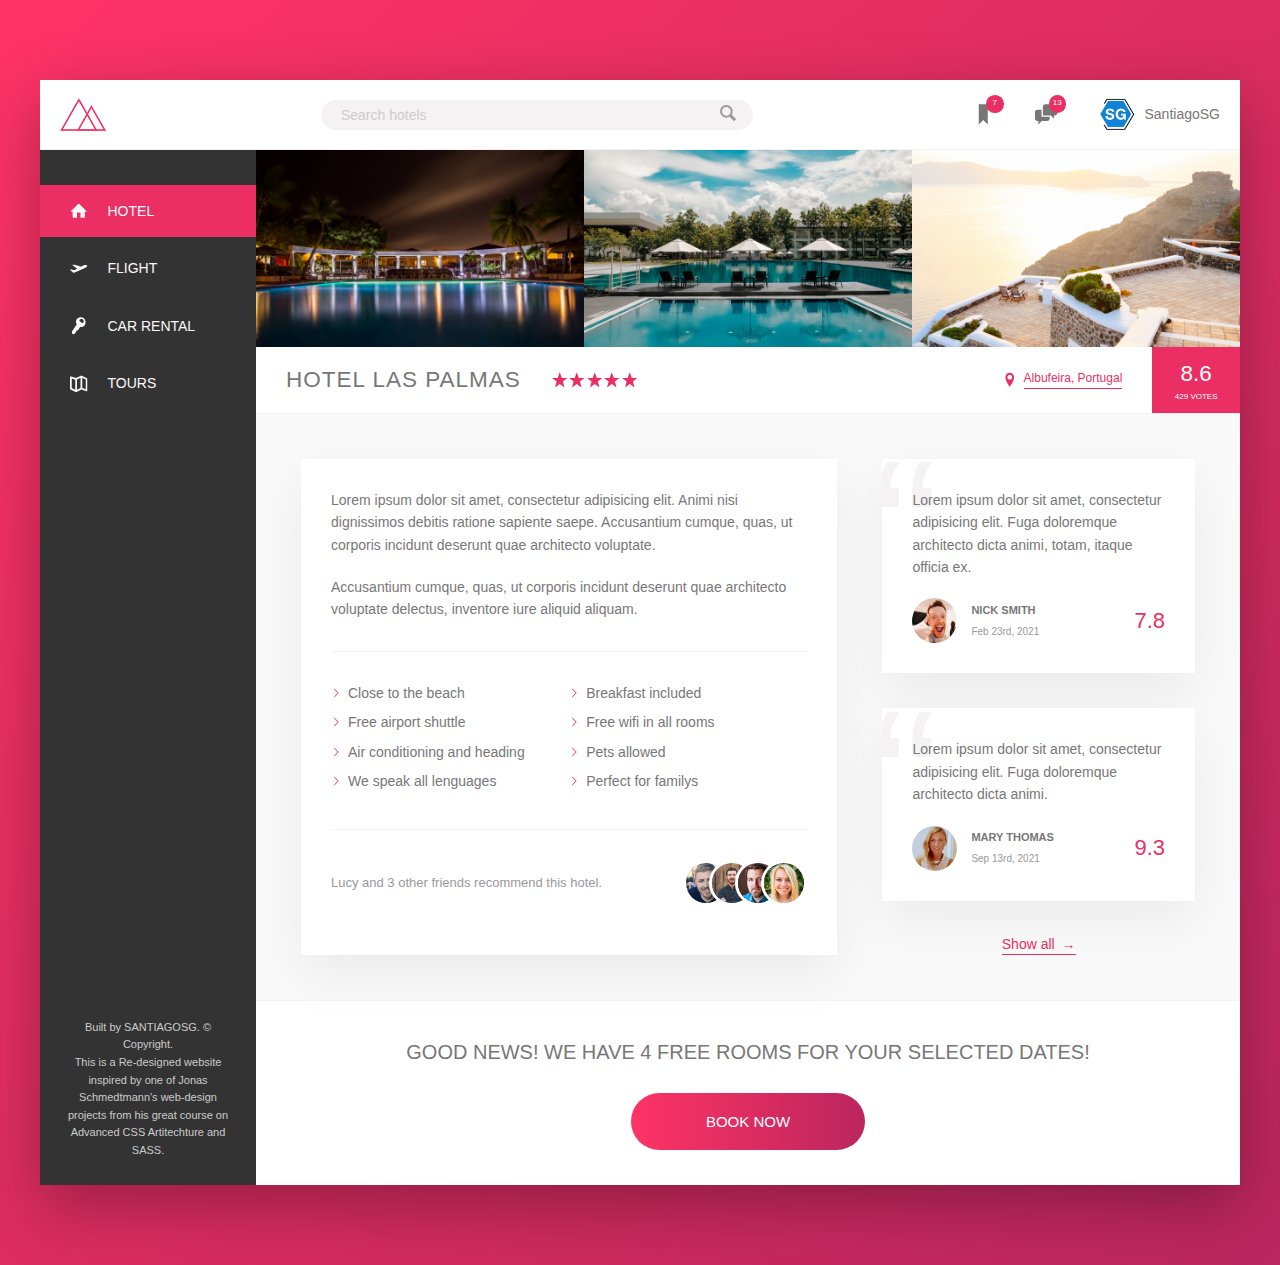
<file: booking-mockup/index.html>
<!DOCTYPE html>
<html lang="en">
  <head>
    <title>Booking &mdash; My Booking app</title>
    <meta charset="UTF-8" />
    <meta name="viewport" content="width=device-width, initial-scale=1.0" />
    <link
      href="https://fonts.googleapis.com/css?family=Open+Sans:300,400,600"
      rel="stylesheet"
    />
    <link rel="stylesheet" href="./assets/css/style.css" />
    <link
      rel="shortcut icon"
      type="image/png"
      href="./assets/img/favicon.png"
    />
  </head>

  <body>
    <div class="container">
      <header class="header">
        <img src="./assets/img/logo.png" alt="Booking logo" class="logo" />

        <form action="#" class="search">
          <input
            id="search__input"
            class="search__input"
            placeholder="Search hotels"
            type="text"
          />
          <button class="search__button">
            <svg class="search__icon">
              <use href="./assets/img/sprite.svg#icon-magnifying-glass"></use>
            </svg>
          </button>
        </form>

        <nav class="user-nav">
          <div class="user-nav__icon-box user-nav__bookmark">
            <svg class="user-nav__icon">
              <use href="./assets/img/sprite.svg#icon-bookmark"></use>
            </svg>
            <span class="user-nav__notification"> 7 </span>

            <div class="user-bookmark">
              <ul class="side-nav">
                <li class="side-nav__item">
                  <a href="#" class="side-nav__link">
                    <img
                      src="./assets/img/user.jpg"
                      alt="User photo"
                      class="user-nav__user-photo"
                    />
                    <div class="user-nav__user-textContainer">
                      <span>Jonas</span>
                      <span>Lorem ipsum dolor sit a ...</span>
                    </div>
                  </a>
                </li>

                <li class="side-nav__item">
                  <a href="#" class="side-nav__link">
                    <img
                      src="./assets/img/user-2.jpg"
                      alt="User photo"
                      class="user-nav__user-photo"
                    />
                    <div class="user-nav__user-textContainer">
                      <span>Mary Thomas</span>
                      <span>Lorem ipsum dolor sit a ...</span>
                    </div>
                  </a>
                </li>

                <li class="side-nav__item">
                  <a href="#" class="side-nav__link">
                    <img
                      src="./assets/img/user-5.jpg"
                      alt="User photo"
                      class="user-nav__user-photo"
                    />
                    <div class="user-nav__user-textContainer">
                      <span>Mathias</span>
                      <span>Lorem ipsum dolor sit a ...</span>
                    </div>
                  </a>
                </li>

                <li class="side-nav__item side-nav__item--active">
                  <a href="#" class="side-nav__link side-nav__link--center">
                    <svg class="side-nav__icon">
                      <use href="./assets/img/sprite.svg#icon-bookmark"></use>
                    </svg>
                    <span>View Bookmark!</span>
                  </a>
                </li>
              </ul>
            </div>
          </div>

          <div class="user-nav__messages">
            <svg class="user-nav__icon">
              <use href="./assets/img/sprite.svg#icon-chat"></use>
            </svg>
            <span class="user-nav__notification"> 13 </span>

            <div class="user-messages">
              <ul class="side-nav">
                <li class="side-nav__item">
                  <a href="#" class="side-nav__link">
                    <img
                      src="./assets/img/user-6.jpg"
                      alt="User photo"
                      class="user-nav__user-photo"
                    />
                    <div class="user-nav__user-textContainer">
                      <span>Lucy: Hi! Jonas, my booking ...</span>
                      <span>Two days ago</span>
                    </div>
                  </a>
                </li>

                <li class="side-nav__item">
                  <a href="#" class="side-nav__link">
                    <img
                      src="./assets/img/user-5.jpg"
                      alt="User photo"
                      class="user-nav__user-photo"
                    />
                    <div class="user-nav__user-textContainer">
                      <span>Mathias: Hello, I need to exte ...</span>
                      <span>Once week ago</span>
                    </div>
                  </a>
                </li>

                <li class="side-nav__item side-nav__item--active">
                  <a href="#" class="side-nav__link side-nav__link--center">
                    <svg class="side-nav__icon">
                      <use href="./assets/img/sprite.svg#icon-chat"></use>
                    </svg>
                    <span>You have 9 more messages!</span>
                  </a>
                </li>
              </ul>
            </div>
          </div>
          <div class="user-nav__user">
            <img
              src="./assets/img/user-santiagosg-128w.png"
              alt="User photo"
              class="user-nav__user-photo"
            />
            <span class="user-nav__user-name">SantiagoSG</span>

            <nav class="user-settings">
              <ul class="side-nav">
                <li class="side-nav__item side-nav__item--active">
                  <a href="#" class="side-nav__link">
                    <svg class="side-nav__icon">
                      <use href="./assets/img/sprite.svg#icon-home"></use>
                    </svg>
                    <span>Account settings</span>
                  </a>
                </li>

                <li class="side-nav__item">
                  <a href="#" class="side-nav__link">
                    <svg class="side-nav__icon">
                      <use
                        href="./assets/img/sprite.svg#icon-aircraft-take-off"
                      ></use>
                    </svg>
                    <span>My History</span>
                  </a>
                </li>

                <li class="side-nav__item">
                  <a href="#" class="side-nav__link">
                    <svg class="side-nav__icon">
                      <use href="./assets/img/sprite.svg#icon-key"></use>
                    </svg>
                    <span>Report a Bug</span>
                  </a>
                </li>

                <li class="side-nav__item">
                  <a href="#" class="side-nav__link">
                    <svg class="side-nav__icon">
                      <use href="./assets/img/sprite.svg#icon-map"></use>
                    </svg>
                    <span>Log Out</span>
                  </a>
                </li>
              </ul>
            </nav>
          </div>
        </nav>
      </header>

      <div class="content">
        <nav class="sidebar">
          <ul class="side-nav">
            <li class="side-nav__item side-nav__item--active">
              <a href="#" class="side-nav__link">
                <svg class="side-nav__icon">
                  <use href="./assets/img/sprite.svg#icon-home"></use>
                </svg>
                <span>Hotel</span>
              </a>
            </li>

            <li class="side-nav__item">
              <a href="#" class="side-nav__link">
                <svg class="side-nav__icon">
                  <use
                    href="./assets/img/sprite.svg#icon-aircraft-take-off"
                  ></use>
                </svg>
                <span>Flight</span>
              </a>
            </li>

            <li class="side-nav__item">
              <a href="#" class="side-nav__link">
                <svg class="side-nav__icon">
                  <use href="./assets/img/sprite.svg#icon-key"></use>
                </svg>
                <span>Car rental</span>
              </a>
            </li>

            <li class="side-nav__item">
              <a href="#" class="side-nav__link">
                <svg class="side-nav__icon">
                  <use href="./assets/img/sprite.svg#icon-map"></use>
                </svg>
                <span>Tours</span>
              </a>
            </li>
          </ul>

          <div class="legal">
            Built by SANTIAGOSG. &copy; Copyright.<br />
            This is a Re-designed website inspired by one of Jonas Schmedtmann's
            web-design projects from his great course on Advanced CSS
            Artitechture and SASS.
          </div>
        </nav>

        <main class="hotel-view">
          <div class="gallery">
            <figure class="gallery__item">
              <img
                src="./assets/img/hotel-1.jpg"
                alt="Photo of hotel 1"
                class="gallery__photo"
              />
              <span class="gallery__caption">Wonderful nights</span>
            </figure>

            <figure class="gallery__item">
              <img
                src="./assets/img/hotel-2.jpg"
                alt="Photo of hotel 2"
                class="gallery__photo"
              />
              <span class="gallery__caption">Relax all you want</span>
            </figure>

            <figure class="gallery__item">
              <img
                src="./assets/img/hotel-3.jpg"
                alt="Photo of hotel 3"
                class="gallery__photo"
              />
              <span class="gallery__caption">Lovely Sights</span>
            </figure>
          </div>

          <div class="overview">
            <h1 class="overview__heading">Hotel Las Palmas</h1>

            <div class="overview__stars">
              <svg class="overview__icon-star">
                <use href="./assets/img/sprite.svg#icon-star"></use>
              </svg>
              <svg class="overview__icon-star">
                <use href="./assets/img/sprite.svg#icon-star"></use>
              </svg>
              <svg class="overview__icon-star">
                <use href="./assets/img/sprite.svg#icon-star"></use>
              </svg>
              <svg class="overview__icon-star">
                <use href="./assets/img/sprite.svg#icon-star"></use>
              </svg>
              <svg class="overview__icon-star">
                <use href="./assets/img/sprite.svg#icon-star"></use>
              </svg>
            </div>

            <div class="overview__location">
              <svg class="overview__icon-location">
                <use href="./assets/img/sprite.svg#icon-location-pin"></use>
              </svg>
              <button class="btn-inline">Albufeira, Portugal</button>
            </div>

            <div class="overview__rating">
              <div class="overview__rating-average">8.6</div>
              <div class="overview__rating-count">429 votes</div>
            </div>
          </div>

          <div class="detail">
            <div class="description">
              <p class="paragraph">
                Lorem ipsum dolor sit amet, consectetur adipisicing elit. Animi
                nisi dignissimos debitis ratione sapiente saepe. Accusantium
                cumque, quas, ut corporis incidunt deserunt quae architecto
                voluptate.
              </p>

              <p class="paragraph">
                Accusantium cumque, quas, ut corporis incidunt deserunt quae
                architecto voluptate delectus, inventore iure aliquid aliquam.
              </p>

              <ul class="list">
                <li class="list__item">Close to the beach</li>
                <li class="list__item">Breakfast included</li>
                <li class="list__item">Free airport shuttle</li>
                <li class="list__item">Free wifi in all rooms</li>
                <li class="list__item">Air conditioning and heading</li>
                <li class="list__item">Pets allowed</li>
                <li class="list__item">We speak all lenguages</li>
                <li class="list__item">Perfect for familys</li>
              </ul>

              <div class="recommend">
                <p class="recommend__count">
                  Lucy and 3 other friends recommend this hotel.
                </p>

                <div class="recommend__friends">
                  <img
                    src="./assets/img/user-3.jpg"
                    alt="Friend 1"
                    class="recommend__photo"
                  />
                  <img
                    src="./assets/img/user-4.jpg"
                    alt="Friend 2"
                    class="recommend__photo"
                  />
                  <img
                    src="./assets/img/user-5.jpg"
                    alt="Friend 3"
                    class="recommend__photo"
                  />
                  <img
                    src="./assets/img/user-6.jpg"
                    alt="Friend 4"
                    class="recommend__photo"
                  />
                </div>
              </div>
            </div>

            <div class="user-reviews">
              <figure class="review">
                <blockquote class="review__text">
                  Lorem ipsum dolor sit amet, consectetur adipisicing elit. Fuga
                  doloremque architecto dicta animi, totam, itaque officia ex.
                </blockquote>
                <figcaption class="review__user">
                  <img
                    src="./assets/img/user-1.jpg"
                    alt="User 1"
                    class="review__photo"
                  />
                  <div class="review__user-box">
                    <p class="review__user-name">Nick Smith</p>
                    <p class="review__user-date">Feb 23rd, 2021</p>
                  </div>
                  <div class="review__rating">7.8</div>
                </figcaption>
              </figure>

              <figure class="review">
                <blockquote class="review__text">
                  Lorem ipsum dolor sit amet, consectetur adipisicing elit. Fuga
                  doloremque architecto dicta animi.
                </blockquote>
                <figcaption class="review__user">
                  <img
                    src="./assets/img/user-2.jpg"
                    alt="User 2"
                    class="review__photo"
                  />
                  <div class="review__user-box">
                    <p class="review__user-name">Mary Thomas</p>
                    <p class="review__user-date">Sep 13rd, 2021</p>
                  </div>
                  <div class="review__rating">9.3</div>
                </figcaption>
              </figure>

              <button class="btn-inline">Show all <span>&rarr;</span></button>
            </div>
          </div>

          <div class="cta">
            <h2 class="cta__book-now">
              Good news! we have 4 free rooms for your selected dates!
            </h2>
            <button class="btn">
              <span class="btn__visible">Book now</span>
              <span class="btn__invisible">Only 4 rooms left</span>
            </button>
          </div>

          <div class="legal legal__footer">
            Built by SANTIAGOSG. &copy; Copyright.<br />
            This is a Re-designed website inspired by one of Jonas Schmedtmann's
            web-design projects from his great course on Advanced CSS
            Artitechture and SASS.
          </div>
        </main>
      </div>
    </div>

    <script type="text/javascript" src="./assets/js/autocomplete.js"></script>
    <script>
      autocomplete(document.getElementById("search__input"), hotels);
    </script>
  </body>
</html>
</file>
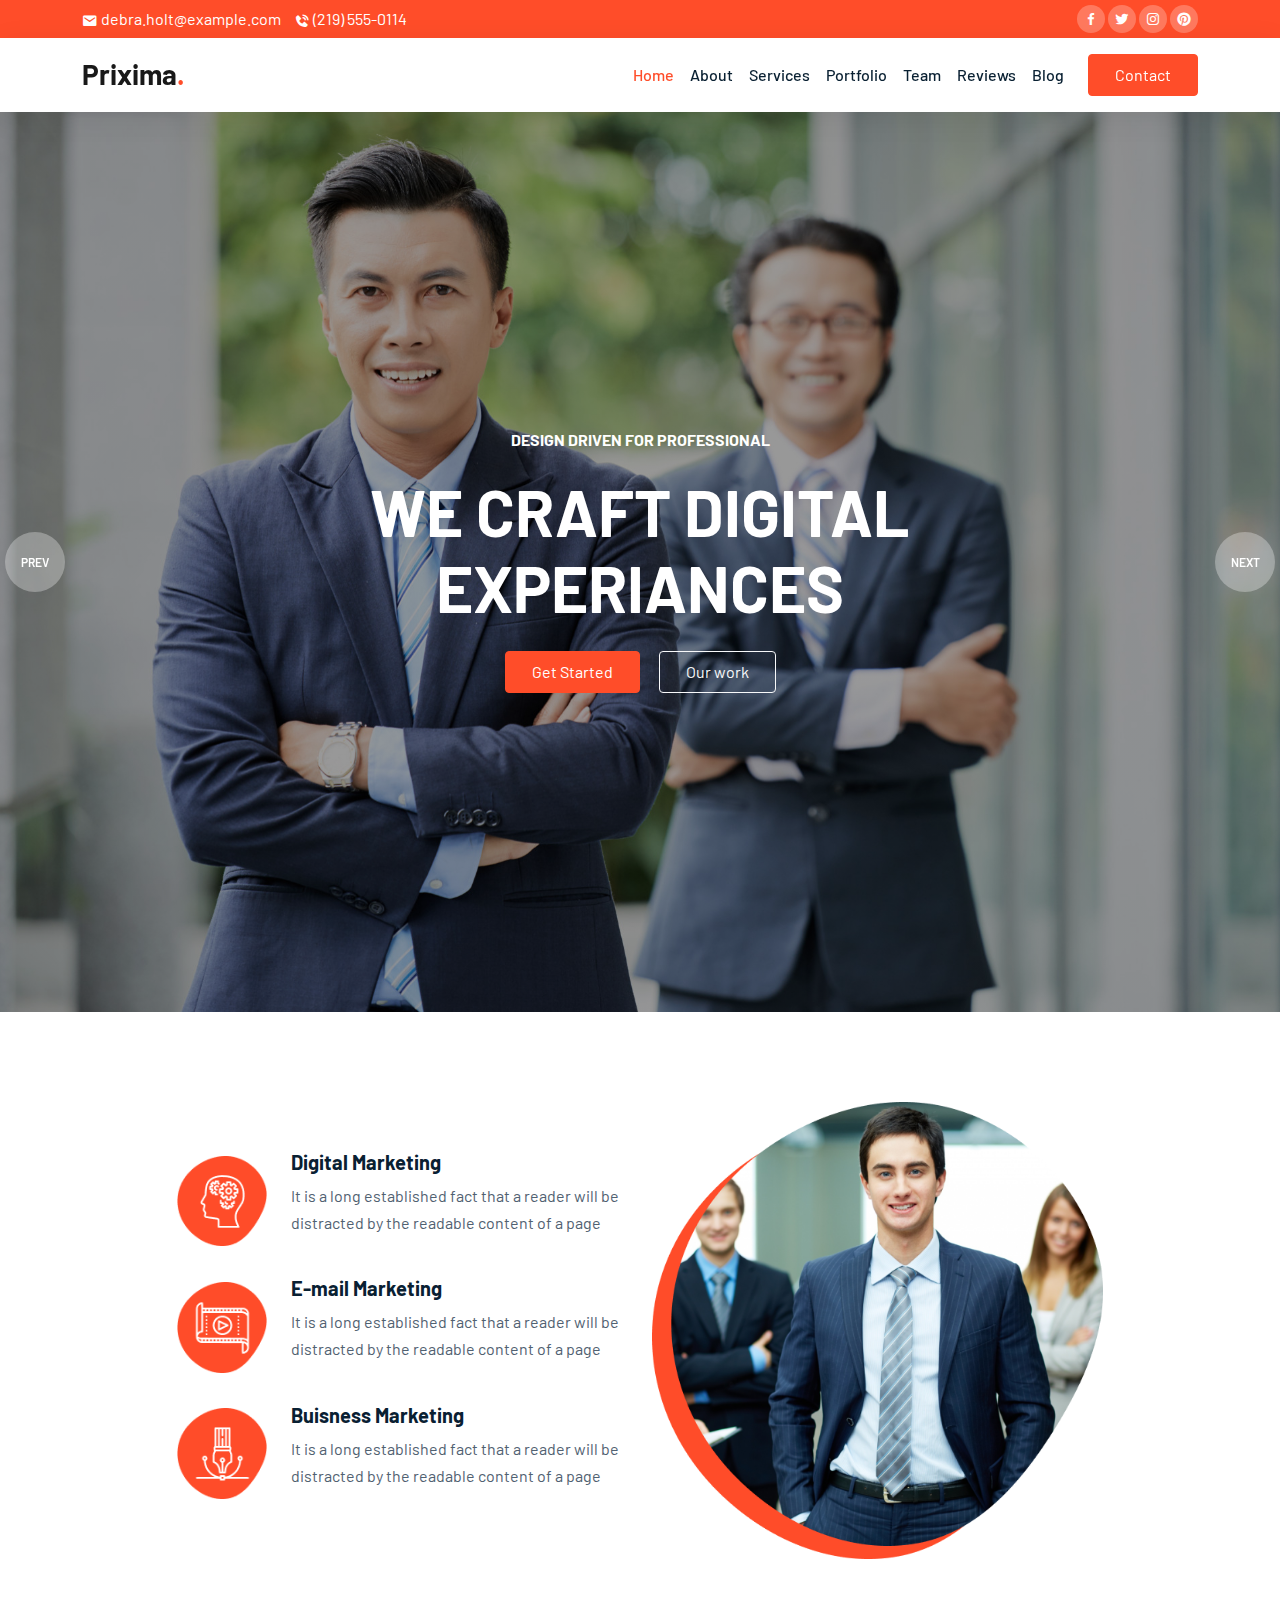
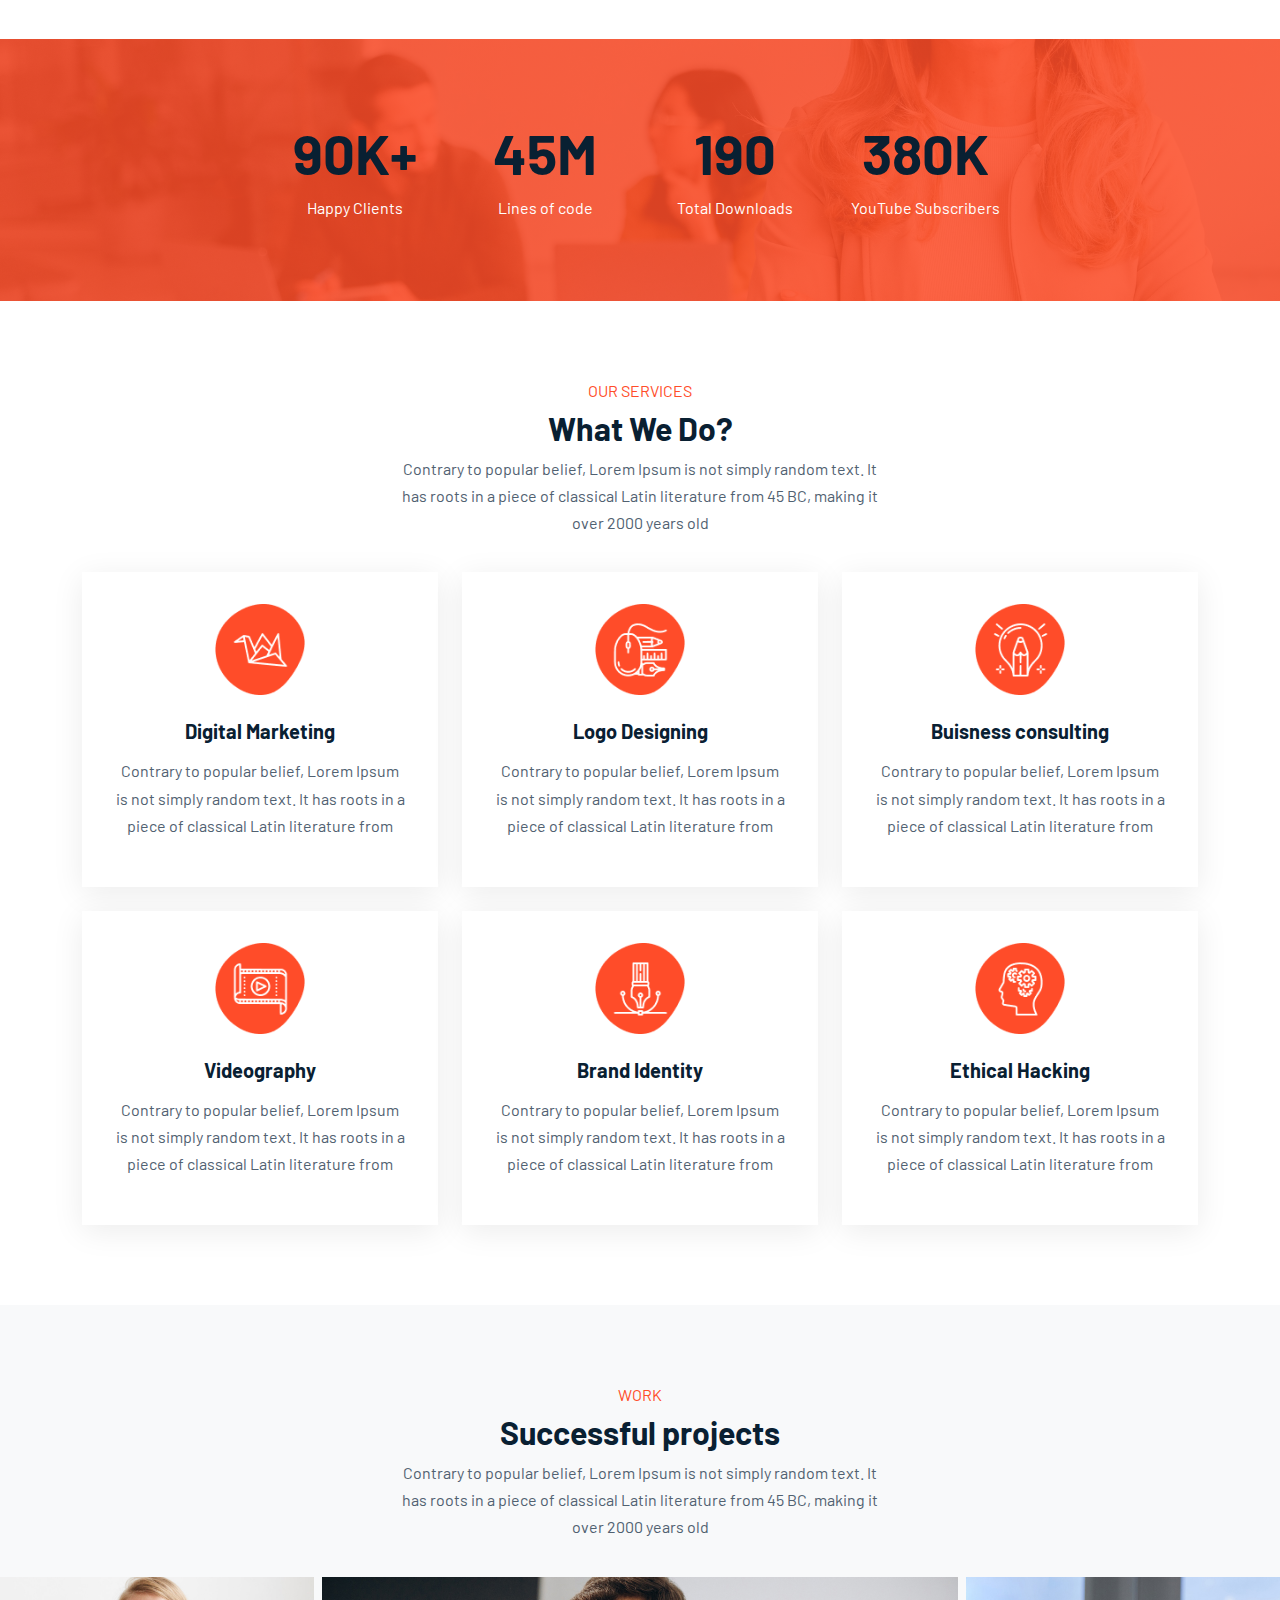
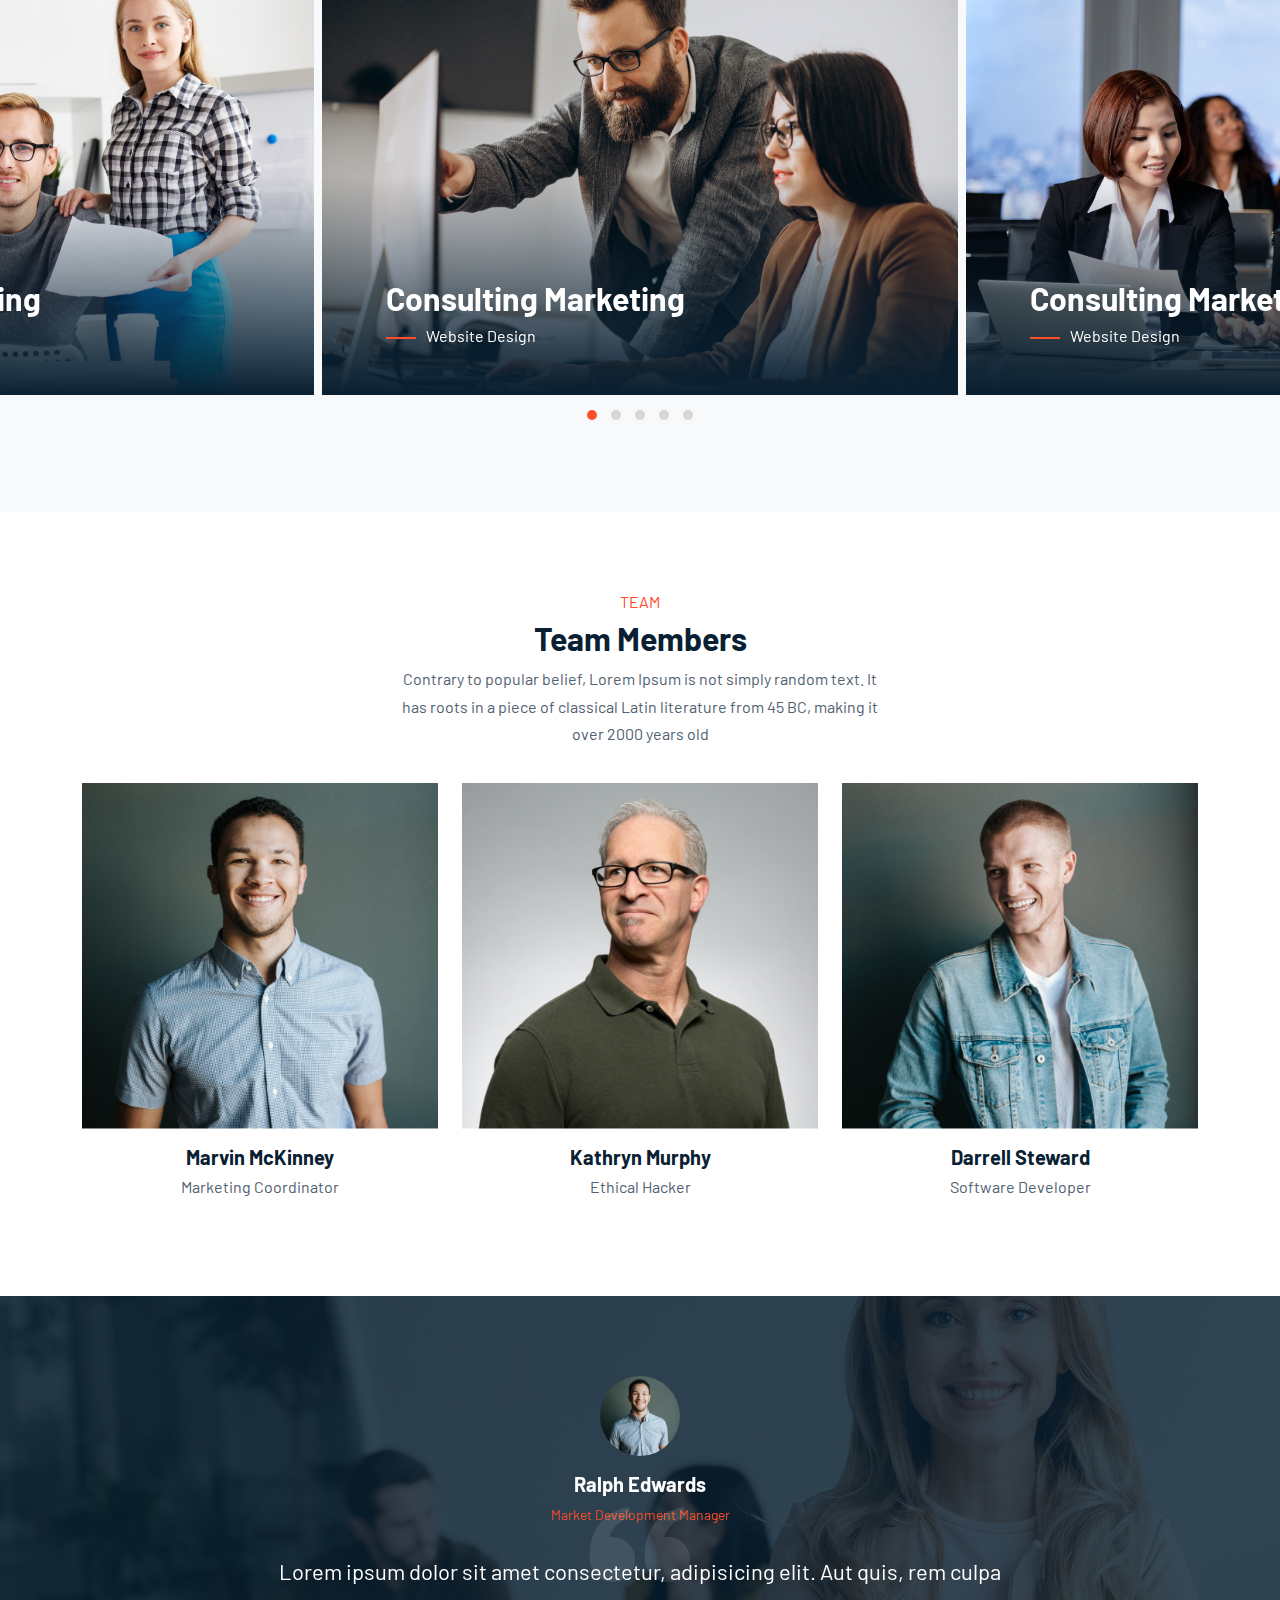
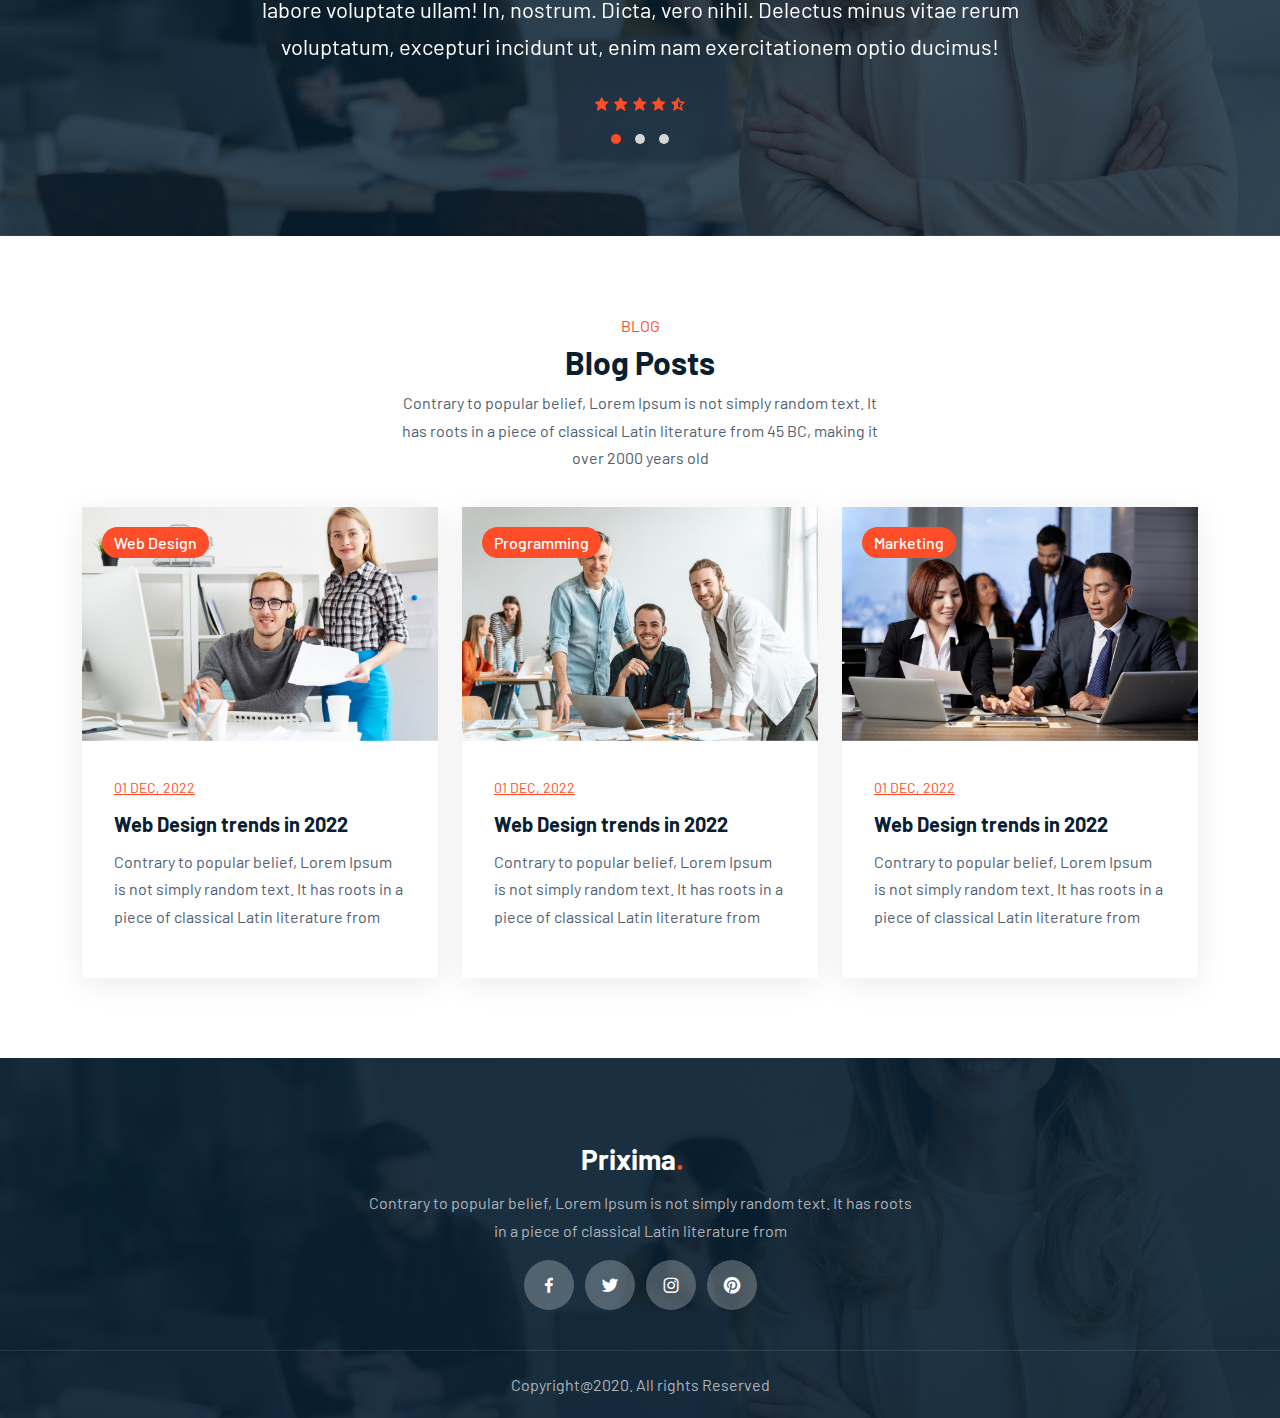
<file: mockup-bootstrap/index.html>
<!DOCTYPE html>
<html lang="en">
  <head>
    <meta charset="utf-8" />
    <meta name="viewport" content="width=device-width, initial-scale=1" />

    <!-- Bootstrap CSS -->
    <link rel="stylesheet" href="./assets/css/bootstrap.min.css" />
    <link rel="stylesheet" href="./assets/css/owl.carousel.min.css" />
    <link rel="stylesheet" href="./assets/css/owl.theme.default.min.css" />
    <link
      href="https://unpkg.com/boxicons@2.1.1/css/boxicons.min.css"
      rel="stylesheet"
    />
    <link rel="stylesheet" href="./assets/css/style.css" />

    <title>Prixima BS5 Template</title>
  </head>

  <body data-bs-spy="scroll" data-bs-target=".navbar" data-bs-offset="70">
    <!-- TOP NAV -->
    <div class="top-nav" id="home">
      <div class="container">
        <div class="row justify-content-between">
          <div class="col-auto">
            <p><i class="bx bxs-envelope"></i> debra.holt@example.com</p>
            <p><i class="bx bxs-phone-call"></i> (219) 555-0114</p>
          </div>
          <div class="col-auto social-icons">
            <a href="#"><i class="bx bxl-facebook"></i></a>
            <a href="#"><i class="bx bxl-twitter"></i></a>
            <a href="#"><i class="bx bxl-instagram"></i></a>
            <a href="#"><i class="bx bxl-pinterest"></i></a>
          </div>
        </div>
      </div>
    </div>

    <!-- BOTTOM NAV -->
    <nav class="navbar navbar-expand-lg navbar-light bg-white sticky-top">
      <div class="container">
        <a class="navbar-brand" href="#">Prixima<span class="dot">.</span></a>
        <button
          class="navbar-toggler"
          type="button"
          data-bs-toggle="collapse"
          data-bs-target="#navbarNav"
          aria-controls="navbarNav"
          aria-expanded="false"
          aria-label="Toggle navigation"
        >
          <span class="navbar-toggler-icon"></span>
        </button>
        <div class="collapse navbar-collapse" id="navbarNav">
          <ul class="navbar-nav ms-auto">
            <li class="nav-item">
              <a class="nav-link" href="#home">Home</a>
            </li>
            <li class="nav-item">
              <a class="nav-link" href="#about">About</a>
            </li>
            <li class="nav-item">
              <a class="nav-link" href="#services">Services</a>
            </li>
            <li class="nav-item">
              <a class="nav-link" href="#portfolio">Portfolio</a>
            </li>
            <li class="nav-item">
              <a class="nav-link" href="#team">Team</a>
            </li>
            <li class="nav-item">
              <a class="nav-link" href="#reviews">Reviews</a>
            </li>
            <li class="nav-item">
              <a class="nav-link" href="#blog">Blog</a>
            </li>
          </ul>
          <a
            href="#"
            data-bs-toggle="modal"
            data-bs-target="#exampleModal"
            class="btn btn-brand ms-lg-3"
            >Contact</a
          >
        </div>
      </div>
    </nav>

    <!-- SLIDER -->
    <div class="owl-carousel owl-theme hero-slider">
      <div class="slide slide1">
        <div class="container">
          <div class="row">
            <div class="col-12 text-center text-white">
              <h6 class="text-white text-uppercase">
                design Driven for professional
              </h6>
              <h1 class="display-3 my-4">We craft digital<br />experiances</h1>
              <a href="#" class="btn btn-brand">Get Started</a>
              <a href="#" class="btn btn-outline-light ms-3">Our work</a>
            </div>
          </div>
        </div>
      </div>
      <div class="slide slide2">
        <div class="container">
          <div class="row">
            <div class="col-12 col-lg-10 offset-lg-1 text-white">
              <h6 class="text-white text-uppercase">
                We craft digital experiances
              </h6>
              <h2 class="display-3 my-4">
                Design Driven For <br />Professionals
              </h2>
              <a href="#" class="btn btn-brand">Get Started</a>
              <a href="#" class="btn btn-outline-light ms-3">Our work</a>
            </div>
          </div>
        </div>
      </div>
    </div>

    <!-- ABOUT -->
    <section id="about">
      <div class="container">
        <div class="row justify-content-center">
          <div class="col-lg-5 py-5">
            <div class="row">
              <div class="col-12">
                <div class="info-box">
                  <img src="./assets/img/icon6.png" alt="img" />
                  <div class="ms-4">
                    <h5>Digital Marketing</h5>
                    <p>
                      It is a long established fact that a reader will be
                      distracted by the readable content of a page
                    </p>
                  </div>
                </div>
              </div>
              <div class="col-12 mt-4">
                <div class="info-box">
                  <img src="./assets/img/icon4.png" alt="img" />
                  <div class="ms-4">
                    <h5>E-mail Marketing</h5>
                    <p>
                      It is a long established fact that a reader will be
                      distracted by the readable content of a page
                    </p>
                  </div>
                </div>
              </div>
              <div class="col-12 mt-4">
                <div class="info-box">
                  <img src="./assets/img/icon5.png" alt="img" />
                  <div class="ms-4">
                    <h5>Buisness Marketing</h5>
                    <p>
                      It is a long established fact that a reader will be
                      distracted by the readable content of a page
                    </p>
                  </div>
                </div>
              </div>
            </div>
          </div>
          <div class="col-lg-5">
            <img src="./assets/img/about.png" alt="img" />
          </div>
        </div>
      </div>
    </section>

    <!-- MILESTONE -->
    <section id="milestone">
      <div class="container">
        <div class="row text-center justify-content-center gy-4">
          <div class="col-lg-2 col-sm-6">
            <h2 class="display-4">90K+</h2>
            <p class="mb-0">Happy Clients</p>
          </div>
          <div class="col-lg-2 col-sm-6">
            <h2 class="display-4">45M</h2>
            <p class="mb-0">Lines of code</p>
          </div>
          <div class="col-lg-2 col-sm-6">
            <h2 class="display-4">190</h2>
            <p class="mb-0">Total Downloads</p>
          </div>
          <div class="col-lg-2 col-sm-6">
            <h2 class="display-4">380K</h2>
            <p class="mb-0">YouTube Subscribers</p>
          </div>
        </div>
      </div>
    </section>

    <section id="services" class="text-center">
      <div class="container">
        <div class="row">
          <div class="col-12">
            <div class="intro">
              <h6>Our Services</h6>
              <h2>What We Do?</h2>
              <p class="mx-auto">
                Contrary to popular belief, Lorem Ipsum is not simply random
                text. It has roots in a piece of classical Latin literature from
                45 BC, making it over 2000 years old
              </p>
            </div>
          </div>
        </div>
        <div class="row g-4">
          <div class="col-lg-4 col-md-6">
            <div class="service">
              <img src="./assets/img/icon1.png" alt="img" />
              <h5>Digital Marketing</h5>
              <p>
                Contrary to popular belief, Lorem Ipsum is not simply random
                text. It has roots in a piece of classical Latin literature from
              </p>
            </div>
          </div>
          <div class="col-lg-4 col-md-6">
            <div class="service">
              <img src="./assets/img/icon2.png" alt="img" />
              <h5>Logo Designing</h5>
              <p>
                Contrary to popular belief, Lorem Ipsum is not simply random
                text. It has roots in a piece of classical Latin literature from
              </p>
            </div>
          </div>
          <div class="col-lg-4 col-md-6">
            <div class="service">
              <img src="./assets/img/icon3.png" alt="img" />
              <h5>Buisness consulting</h5>
              <p>
                Contrary to popular belief, Lorem Ipsum is not simply random
                text. It has roots in a piece of classical Latin literature from
              </p>
            </div>
          </div>
          <div class="col-lg-4 col-md-6">
            <div class="service">
              <img src="./assets/img/icon4.png" alt="img" />
              <h5>Videography</h5>
              <p>
                Contrary to popular belief, Lorem Ipsum is not simply random
                text. It has roots in a piece of classical Latin literature from
              </p>
            </div>
          </div>
          <div class="col-lg-4 col-md-6">
            <div class="service">
              <img src="./assets/img/icon5.png" alt="img" />
              <h5>Brand Identity</h5>
              <p>
                Contrary to popular belief, Lorem Ipsum is not simply random
                text. It has roots in a piece of classical Latin literature from
              </p>
            </div>
          </div>
          <div class="col-lg-4 col-md-6">
            <div class="service">
              <img src="./assets/img/icon6.png" alt="img" />
              <h5>Ethical Hacking</h5>
              <p>
                Contrary to popular belief, Lorem Ipsum is not simply random
                text. It has roots in a piece of classical Latin literature from
              </p>
            </div>
          </div>
        </div>
      </div>
    </section>

    <section class="bg-light" id="portfolio">
      <div class="container">
        <div class="row">
          <div class="col-12">
            <div class="intro">
              <h6>Work</h6>
              <h2>Successful projects</h2>
              <p class="mx-auto">
                Contrary to popular belief, Lorem Ipsum is not simply random
                text. It has roots in a piece of classical Latin literature from
                45 BC, making it over 2000 years old
              </p>
            </div>
          </div>
        </div>
      </div>
      <div id="projects-slider" class="owl-theme owl-carousel">
        <div class="project">
          <div class="overlay"></div>
          <img src="./assets/img/project1.jpg" alt="img" />
          <div class="content">
            <h2>Consulting Marketing</h2>
            <h6>Website Design</h6>
          </div>
        </div>
        <div class="project">
          <div class="overlay"></div>
          <img src="./assets/img/project2.jpg" alt="img" />
          <div class="content">
            <h2>Consulting Marketing</h2>
            <h6>Website Design</h6>
          </div>
        </div>
        <div class="project">
          <div class="overlay"></div>
          <img src="./assets/img/project3.jpg" alt="img" />
          <div class="content">
            <h2>Consulting Marketing</h2>
            <h6>Website Design</h6>
          </div>
        </div>
        <div class="project">
          <div class="overlay"></div>
          <img src="./assets/img/project4.jpg" alt="img" />
          <div class="content">
            <h2>Consulting Marketing</h2>
            <h6>Website Design</h6>
          </div>
        </div>
        <div class="project">
          <div class="overlay"></div>
          <img src="./assets/img/project5.jpg" alt="img" />
          <div class="content">
            <h2>Consulting Marketing</h2>
            <h6>Website Design</h6>
          </div>
        </div>
      </div>
    </section>

    <section id="team">
      <div class="container">
        <div class="row">
          <div class="col-12">
            <div class="intro">
              <h6>Team</h6>
              <h2>Team Members</h2>
              <p class="mx-auto">
                Contrary to popular belief, Lorem Ipsum is not simply random
                text. It has roots in a piece of classical Latin literature from
                45 BC, making it over 2000 years old
              </p>
            </div>
          </div>
        </div>
        <div class="row justify-content-center">
          <div class="col-lg-4 col-md-8">
            <div class="team-member">
              <div class="image">
                <img src="./assets/img/team_1.jpg" alt="img" />
                <div class="social-icons">
                  <a href="#"><i class="bx bxl-facebook"></i></a>
                  <a href="#"><i class="bx bxl-twitter"></i></a>
                  <a href="#"><i class="bx bxl-instagram"></i></a>
                  <a href="#"><i class="bx bxl-pinterest"></i></a>
                </div>
                <div class="overlay"></div>
              </div>

              <h5>Marvin McKinney</h5>
              <p>Marketing Coordinator</p>
            </div>
          </div>
          <div class="col-lg-4 col-md-8">
            <div class="team-member">
              <div class="image">
                <img src="./assets/img/team_2.jpg" alt="img" />
                <div class="social-icons">
                  <a href="#"><i class="bx bxl-facebook"></i></a>
                  <a href="#"><i class="bx bxl-twitter"></i></a>
                  <a href="#"><i class="bx bxl-instagram"></i></a>
                  <a href="#"><i class="bx bxl-pinterest"></i></a>
                </div>
                <div class="overlay"></div>
              </div>

              <h5>Kathryn Murphy</h5>
              <p>Ethical Hacker</p>
            </div>
          </div>
          <div class="col-lg-4 col-md-8">
            <div class="team-member">
              <div class="image">
                <img src="./assets/img/team_3.jpg" alt="img" />
                <div class="social-icons">
                  <a href="#"><i class="bx bxl-facebook"></i></a>
                  <a href="#"><i class="bx bxl-twitter"></i></a>
                  <a href="#"><i class="bx bxl-instagram"></i></a>
                  <a href="#"><i class="bx bxl-pinterest"></i></a>
                </div>
                <div class="overlay"></div>
              </div>

              <h5>Darrell Steward</h5>
              <p>Software Developer</p>
            </div>
          </div>
        </div>
      </div>
    </section>

    <section class="bg-light" id="reviews">
      <div class="owl-theme owl-carousel reviews-slider container">
        <div class="review">
          <div class="person">
            <img src="./assets/img/team_1.jpg" alt="img" />
            <h5>Ralph Edwards</h5>
            <small>Market Development Manager</small>
          </div>
          <h3>
            Lorem ipsum dolor sit amet consectetur, adipisicing elit. Aut quis,
            rem culpa labore voluptate ullam! In, nostrum. Dicta, vero nihil.
            Delectus minus vitae rerum voluptatum, excepturi incidunt ut, enim
            nam exercitationem optio ducimus!
          </h3>
          <div class="stars">
            <i class="bx bxs-star"></i>
            <i class="bx bxs-star"></i>
            <i class="bx bxs-star"></i>
            <i class="bx bxs-star"></i>
            <i class="bx bxs-star-half"></i>
          </div>
          <i class="bx bxs-quote-alt-left"></i>
        </div>
        <div class="review">
          <div class="person">
            <img src="./assets/img/team_2.jpg" alt="img" />
            <h5>Ralph Edwards</h5>
            <small>Market Development Manager</small>
          </div>
          <h3>
            Lorem ipsum dolor sit amet consectetur, adipisicing elit. Aut quis,
            rem culpa labore voluptate ullam! In, nostrum. Dicta, vero nihil.
            Delectus minus vitae rerum voluptatum, excepturi incidunt ut, enim
            nam exercitationem optio ducimus!
          </h3>
          <div class="stars">
            <i class="bx bxs-star"></i>
            <i class="bx bxs-star"></i>
            <i class="bx bxs-star"></i>
            <i class="bx bxs-star"></i>
            <i class="bx bxs-star-half"></i>
          </div>
          <i class="bx bxs-quote-alt-left"></i>
        </div>
        <div class="review">
          <div class="person">
            <img src="./assets/img/team_3.jpg" alt="img" />
            <h5>Ralph Edwards</h5>
            <small>Market Development Manager</small>
          </div>
          <h3>
            Lorem ipsum dolor sit amet consectetur, adipisicing elit. Aut quis,
            rem culpa labore voluptate ullam! In, nostrum. Dicta, vero nihil.
            Delectus minus vitae rerum voluptatum, excepturi incidunt ut, enim
            nam exercitationem optio ducimus!
          </h3>
          <div class="stars">
            <i class="bx bxs-star"></i>
            <i class="bx bxs-star"></i>
            <i class="bx bxs-star"></i>
            <i class="bx bxs-star"></i>
            <i class="bx bxs-star-half"></i>
          </div>
          <i class="bx bxs-quote-alt-left"></i>
        </div>
      </div>
    </section>

    <section id="blog">
      <div class="container">
        <div class="row">
          <div class="col-12">
            <div class="intro">
              <h6>Blog</h6>
              <h2>Blog Posts</h2>
              <p class="mx-auto">
                Contrary to popular belief, Lorem Ipsum is not simply random
                text. It has roots in a piece of classical Latin literature from
                45 BC, making it over 2000 years old
              </p>
            </div>
          </div>
        </div>
        <div class="row">
          <div class="col-md-4">
            <article class="blog-post">
              <img src="./assets/img/project5.jpg" alt="img" />
              <a href="#" class="tag">Web Design</a>
              <div class="content">
                <small>01 Dec, 2022</small>
                <h5>Web Design trends in 2022</h5>
                <p>
                  Contrary to popular belief, Lorem Ipsum is not simply random
                  text. It has roots in a piece of classical Latin literature
                  from
                </p>
              </div>
            </article>
          </div>
          <div class="col-md-4">
            <article class="blog-post">
              <img src="./assets/img/project4.jpg" alt="img" />
              <a href="#" class="tag">Programming</a>
              <div class="content">
                <small>01 Dec, 2022</small>
                <h5>Web Design trends in 2022</h5>
                <p>
                  Contrary to popular belief, Lorem Ipsum is not simply random
                  text. It has roots in a piece of classical Latin literature
                  from
                </p>
              </div>
            </article>
          </div>
          <div class="col-md-4">
            <article class="blog-post">
              <img src="./assets/img/project2.jpg" alt="img" />
              <a href="#" class="tag">Marketing</a>
              <div class="content">
                <small>01 Dec, 2022</small>
                <h5>Web Design trends in 2022</h5>
                <p>
                  Contrary to popular belief, Lorem Ipsum is not simply random
                  text. It has roots in a piece of classical Latin literature
                  from
                </p>
              </div>
            </article>
          </div>
        </div>
      </div>
    </section>

    <footer>
      <div class="footer-top text-center">
        <div class="container">
          <div class="row justify-content-center">
            <div class="col-lg-6 text-center">
              <h4 class="navbar-brand">Prixima<span class="dot">.</span></h4>
              <p>
                Contrary to popular belief, Lorem Ipsum is not simply random
                text. It has roots in a piece of classical Latin literature from
              </p>
              <div class="col-auto social-icons">
                <a href="#"><i class="bx bxl-facebook"></i></a>
                <a href="#"><i class="bx bxl-twitter"></i></a>
                <a href="#"><i class="bx bxl-instagram"></i></a>
                <a href="#"><i class="bx bxl-pinterest"></i></a>
              </div>
            </div>
          </div>
        </div>
      </div>
      <div class="footer-bottom text-center">
        <p class="mb-0">Copyright@2020. All rights Reserved</p>
      </div>
    </footer>

    <!-- Modal -->
    <div
      class="modal fade"
      id="exampleModal"
      tabindex="-1"
      aria-labelledby="exampleModalLabel"
      aria-hidden="true"
    >
      <div class="modal-dialog modal-dialog-centered modal-xl">
        <div class="modal-content">
          <div class="modal-body p-0">
            <div class="container-fluid">
              <div class="row gy-4">
                <div
                  class="col-lg-4 col-sm-12 bg-cover"
                  style="
                    background-image: url(./assets/img/c2.jpg);
                    min-height: 300px;
                  "
                >
                  <div></div>
                </div>
                <div class="col-lg-8">
                  <form class="p-lg-5 col-12 row g-3">
                    <div>
                      <h2>Get in touch</h2>
                      <p>
                        Fell free to contact us and we will get back to you as
                        soon as possible
                      </p>
                    </div>
                    <div class="col-lg-6">
                      <label for="userName" class="form-label"
                        >First name</label
                      >
                      <input
                        type="text"
                        class="form-control"
                        placeholder="Jon"
                        id="userName"
                      />
                    </div>
                    <div class="col-lg-6">
                      <label for="userLast" class="form-label">Last name</label>
                      <input
                        type="text"
                        class="form-control"
                        placeholder="Doe"
                        id="userLast"
                      />
                    </div>
                    <div class="col-12">
                      <label for="userEmail" class="form-label"
                        >Email address</label
                      >
                      <input
                        type="email"
                        class="form-control"
                        placeholder="Johndoe@example.com"
                        id="userEmail"
                      />
                    </div>
                    <div class="col-12">
                      <label for="exampleInputEmail1" class="form-label"
                        >Enter Message</label
                      >
                      <textarea
                        name="form-textarea"
                        placeholder="This is looking great and nice."
                        class="form-control"
                        id="textarea-id"
                        rows="4"
                      ></textarea>
                    </div>

                    <div class="col-12">
                      <button type="submit" class="btn btn-brand">
                        Send Message
                      </button>
                    </div>
                  </form>
                </div>
              </div>
            </div>
          </div>
        </div>
      </div>
    </div>

    <script src="./assets/js/jquery.min.js"></script>
    <script src="./assets/js/bootstrap.bundle.min.js"></script>
    <script src="./assets/js/owl.carousel.min.js"></script>
    <script src="./assets/js/app.js"></script>
  </body>
</html>
</file>
<file: booking-mockup/assets/css/style.css>
:root {
    --color-primary: #eb2f64;
    --color-primary-light: #FF3366;
    --color-primary-dark: #BA265D;
    --color-grey-light-1: #faf9f9;
    --color-grey-light-2: #f4f2f2;
    --color-grey-light-3: #f0eeee;
    --color-grey-light-4: #ccc;
    --color-grey-dark-1: #333;
    --color-grey-dark-2: #777;
    --color-grey-dark-3: #999;
    --shadow-dark: 0 2rem 6rem rgba(0,0,0,.3);
    --shadow-light: 0 2rem 5rem rgba(0,0,0,.06);
    --line: 1px solid var(--color-grey-light-2);
  }
  
  * {
    margin: 0;
    padding: 0;
  }
  
  *,
  *:before,
  *:after {
    -webkit-box-sizing: inherit;
            box-sizing: inherit;
  }
  
  html {
    -webkit-box-sizing: border-box;
            box-sizing: border-box;
    font-size: 62.5%;
  }
  
  @media only screen and (max-width: 68.75em) {
    html {
      font-size: 50%;
    }
  }
  
  body {
    font-family: 'Open-Sans', sans-serif;
    font-weight: 400;
    line-height: 1.6;
    color: var(--color-grey-dark-2);
    background-image: -webkit-gradient(linear, left top, right bottom, from(var(--color-primary-light)), to(var(--color-primary-dark)));
    background-image: linear-gradient(to right bottom, var(--color-primary-light), var(--color-primary-dark));
    background-size: cover;
    background-repeat: no-repeat;
    min-height: 100vh;
  }
  
  .logo {
    height: 3.25rem;
    margin-left: 2rem;
  }
  
  .search {
    -webkit-box-flex: 0;
        -ms-flex: 0 0 40%;
            flex: 0 0 40%;
    display: -webkit-box;
    display: -ms-flexbox;
    display: flex;
    -webkit-box-align: center;
        -ms-flex-align: center;
            align-items: center;
    -webkit-box-pack: center;
        -ms-flex-pack: center;
            justify-content: center;
    position: relative;
  }
  
  @media only screen and (max-width: 31.25em) {
    .search {
      -webkit-box-ordinal-group: 2;
          -ms-flex-order: 1;
              order: 1;
      -webkit-box-flex: 0;
          -ms-flex: 0 0 100%;
              flex: 0 0 100%;
      background-color: var(--color-grey-light-2);
    }
  }
  
  .search__input {
    font-family: inherit;
    font-size: inherit;
    color: inherit;
    background-color: var(--color-grey-light-2);
    border: none;
    padding: 0.7rem 2rem;
    border-radius: 100px;
    width: 90%;
    -webkit-transition: all 0.2s;
    transition: all 0.2s;
    margin-right: -3.5rem;
  }
  
  .search__input:focus {
    outline: none;
    width: 100%;
    background-color: var(--color-grey-light-3);
  }
  
  .search__input::-webkit-input-placeholder {
    font-weight: 100;
    color: var(--color-grey-light-4);
  }
  
  .search__input:focus + .search__button {
    background-color: var(--color-grey-light-3);
  }
  
  .search__button {
    border: none;
    background-color: var(--color-grey-light-2);
    -webkit-transition: all 0.2s;
    transition: all 0.2s;
  }
  
  .search__button:focus {
    outline: none;
  }
  
  .search__button:active {
    -webkit-transform: translateY(2px);
            transform: translateY(2px);
  }
  
  .search__icon {
    height: 2rem;
    width: 2rem;
    fill: var(--color-grey-dark-3);
  }
  
  .autocomplete-items {
    position: absolute;
    top: 40px;
    left: 5%;
    background-color: white;
    -webkit-box-shadow: var(--shadow-light);
            box-shadow: var(--shadow-light);
    width: 95%;
    z-index: 2;
  }
  
  .autocomplete-items > div {
    cursor: pointer;
    padding: 0.9rem 1.3rem;
    -webkit-transition: all 0.3s ease-in-out;
    transition: all 0.3s ease-in-out;
  }
  
  .autocomplete-items > div:not(:last-child) {
    border-bottom: 1px solid var(--color-grey-light-1);
  }
  
  .autocomplete-items > div:hover {
    background-color: var(--color-grey-light-3);
    padding-left: 2rem;
  }
  
  @media only screen and (max-width: 31.25em) {
    .autocomplete-items {
      width: 90%;
    }
  }
  
  .user-nav {
    -ms-flex-item-align: stretch;
        align-self: stretch;
    display: -webkit-box;
    display: -ms-flexbox;
    display: flex;
    -webkit-box-align: center;
        -ms-flex-align: center;
            align-items: center;
  }
  
  .user-nav > * {
    padding: 0 2rem;
    cursor: pointer;
    height: 100%;
    display: -webkit-box;
    display: -ms-flexbox;
    display: flex;
    -webkit-box-align: center;
        -ms-flex-align: center;
            align-items: center;
  }
  
  .user-nav > *:hover {
    background-color: var(--color-grey-light-2);
  }
  
  .user-nav__icon-box {
    position: relative;
  }
  
  .user-nav__icon {
    height: 2.25rem;
    width: 2.25rem;
    fill: var(--color-grey-dark-2);
  }
  
  .user-nav__notification {
    font-size: 0.8rem;
    height: 1.75rem;
    width: 1.75rem;
    border-radius: 50%;
    background-color: var(--color-primary);
    color: #fff;
    position: absolute;
    top: 1.5rem;
    right: 1.1rem;
    display: -webkit-box;
    display: -ms-flexbox;
    display: flex;
    -webkit-box-pack: center;
        -ms-flex-pack: center;
            justify-content: center;
    -webkit-box-align: center;
        -ms-flex-align: center;
            align-items: center;
  }
  
  .user-nav__user-photo {
    height: 3.75rem;
    border-radius: 50%;
    margin-right: 1rem;
  }
  
  .user-nav__user {
    position: relative;
  }
  
  .user-nav__user:hover > .user-settings {
    visibility: visible;
    opacity: 1;
    -webkit-transform: translateY(65%);
            transform: translateY(65%);
  }
  
  .user-nav__messages {
    position: relative;
  }
  
  .user-nav__messages:hover > .user-messages {
    visibility: visible;
    opacity: 1;
    -webkit-transform: translateY(65%);
            transform: translateY(65%);
  }
  
  .user-nav__user-textContainer {
    display: -webkit-box;
    display: -ms-flexbox;
    display: flex;
    -webkit-box-orient: vertical;
    -webkit-box-direction: normal;
        -ms-flex-direction: column;
            flex-direction: column;
  }
  
  .user-nav__user-textContainer span:last-child {
    font-size: 1.1rem;
  }
  
  .user-nav__bookmark {
    position: relative;
  }
  
  .user-nav__bookmark:hover > .user-bookmark {
    visibility: visible;
    opacity: 1;
    -webkit-transform: translateY(65%);
            transform: translateY(65%);
  }
  
  .user-nav__user-textContainer {
    display: -webkit-box;
    display: -ms-flexbox;
    display: flex;
    -webkit-box-orient: vertical;
    -webkit-box-direction: normal;
        -ms-flex-direction: column;
            flex-direction: column;
  }
  
  .user-nav__user-textContainer span:last-child {
    font-size: 1.1rem;
  }
  
  .user-bookmark {
    visibility: hidden;
    opacity: 0;
    position: absolute;
    /*top: 100%;*/
    -webkit-transform: translateY(60%);
            transform: translateY(60%);
    right: 0;
    z-index: 10;
    background-color: var(--color-grey-dark-1);
    width: -webkit-max-content;
    width: -moz-max-content;
    width: max-content;
    -webkit-transition: opacity 0.3s ease-in-out, -webkit-transform 0.3s ease-in-out 0.1s;
    transition: opacity 0.3s ease-in-out, -webkit-transform 0.3s ease-in-out 0.1s;
    transition: transform 0.3s ease-in-out 0.1s, opacity 0.3s ease-in-out;
    transition: transform 0.3s ease-in-out 0.1s, opacity 0.3s ease-in-out, -webkit-transform 0.3s ease-in-out 0.1s;
  }
  
  .user-bookmark .side-nav {
    margin-top: 0;
  }
  
  .user-bookmark .side-nav__link:link,
  .user-bookmark .side-nav__link:visited {
    padding: 0.8rem 1.3rem;
    text-transform: capitalize;
  }
  
  .user-messages {
    visibility: hidden;
    opacity: 0;
    position: absolute;
    /*top: 100%;*/
    -webkit-transform: translateY(60%);
            transform: translateY(60%);
    right: 0;
    z-index: 10;
    background-color: var(--color-grey-dark-1);
    width: -webkit-max-content;
    width: -moz-max-content;
    width: max-content;
    -webkit-transition: opacity 0.3s ease-in-out, -webkit-transform 0.3s ease-in-out 0.1s;
    transition: opacity 0.3s ease-in-out, -webkit-transform 0.3s ease-in-out 0.1s;
    transition: transform 0.3s ease-in-out 0.1s, opacity 0.3s ease-in-out;
    transition: transform 0.3s ease-in-out 0.1s, opacity 0.3s ease-in-out, -webkit-transform 0.3s ease-in-out 0.1s;
  }
  
  .user-messages .side-nav {
    margin-top: 0;
  }
  
  .user-messages .side-nav__link:link,
  .user-messages .side-nav__link:visited {
    padding: 0.8rem 1.3rem;
    text-transform: capitalize;
  }
  
  .user-settings {
    visibility: hidden;
    opacity: 0;
    position: absolute;
    /*top: 100%;*/
    -webkit-transform: translateY(60%);
            transform: translateY(60%);
    right: 0;
    z-index: 10;
    background-color: var(--color-grey-dark-1);
    width: -webkit-max-content;
    width: -moz-max-content;
    width: max-content;
    -webkit-transition: opacity 0.3s ease-in-out, -webkit-transform 0.3s ease-in-out 0.1s;
    transition: opacity 0.3s ease-in-out, -webkit-transform 0.3s ease-in-out 0.1s;
    transition: transform 0.3s ease-in-out 0.1s, opacity 0.3s ease-in-out;
    transition: transform 0.3s ease-in-out 0.1s, opacity 0.3s ease-in-out, -webkit-transform 0.3s ease-in-out 0.1s;
  }
  
  .user-settings .side-nav {
    margin-top: 0;
  }
  
  .side-nav {
    font-size: 1.4rem;
    list-style: none;
    margin-top: 3.5rem;
    z-index: 1;
  }
  
  @media only screen and (max-width: 56.25em) {
    .side-nav {
      display: -webkit-box;
      display: -ms-flexbox;
      display: flex;
      margin: 0;
    }
  }
  
  .side-nav__item {
    position: relative;
  }
  
  .side-nav__item:not(:last-child) {
    margin-bottom: 0.5rem;
  }
  
  @media only screen and (max-width: 56.25em) {
    .side-nav__item:not(:last-child) {
      margin-bottom: 0;
    }
  }
  
  @media only screen and (max-width: 56.25em) {
    .side-nav__item {
      -webkit-box-flex: 1;
          -ms-flex: 1;
              flex: 1;
    }
  }
  
  .side-nav__item:before {
    content: "";
    position: absolute;
    top: 0;
    left: 0;
    height: 100%;
    width: 3px;
    background-color: var(--color-primary);
    -webkit-transform: scaleY(0);
            transform: scaleY(0);
    -webkit-transition: width 0.4s cubic-bezier(1, 0, 0, 1) 0.2s, background-color 0.1s, -webkit-transform 0.2s;
    transition: width 0.4s cubic-bezier(1, 0, 0, 1) 0.2s, background-color 0.1s, -webkit-transform 0.2s;
    transition: transform 0.2s, width 0.4s cubic-bezier(1, 0, 0, 1) 0.2s, background-color 0.1s;
    transition: transform 0.2s, width 0.4s cubic-bezier(1, 0, 0, 1) 0.2s, background-color 0.1s, -webkit-transform 0.2s;
  }
  
  .side-nav__item:hover::before, .side-nav__item--active::before {
    -webkit-transform: scaleY(1);
            transform: scaleY(1);
    width: 100%;
  }
  
  .side-nav__item:active::before {
    background-color: var(--color-primary-light);
  }
  
  .side-nav__link:link, .side-nav__link:visited {
    color: var(--color-grey-light-1);
    text-decoration: none;
    text-transform: uppercase;
    display: block;
    padding: 1.5rem 3rem;
    position: relative;
    z-index: 10;
    display: -webkit-box;
    display: -ms-flexbox;
    display: flex;
    -webkit-box-align: center;
        -ms-flex-align: center;
            align-items: center;
  }
  
  @media only screen and (max-width: 56.25em) {
    .side-nav__link:link, .side-nav__link:visited {
      -webkit-box-pack: center;
          -ms-flex-pack: center;
              justify-content: center;
      padding: 2rem;
    }
  }
  
  @media only screen and (max-width: 37.5em) {
    .side-nav__link:link, .side-nav__link:visited {
      -webkit-box-orient: vertical;
      -webkit-box-direction: normal;
          -ms-flex-direction: column;
              flex-direction: column;
      padding: 1.5rem 0.5rem;
    }
  }
  
  .side-nav__link--center:link, .side-nav__link--center:visited {
    -webkit-box-pack: center;
        -ms-flex-pack: center;
            justify-content: center;
  }
  
  .side-nav__icon {
    width: 1.75rem;
    height: 1.75rem;
    margin-right: 2rem;
    fill: currentColor;
  }
  
  @media only screen and (max-width: 37.5em) {
    .side-nav__icon {
      margin-right: 0;
      margin-bottom: 0.7rem;
      width: 1.5rem;
      height: 1.5rem;
    }
  }
  
  @media only screen and (max-width: 31.25em) {
    .side-nav__icon {
      width: 1.8rem;
      height: 1.8rem;
    }
  }
  
  @media only screen and (max-width: 31.25em) {
    .side-nav span {
      display: none;
    }
  }
  
  .legal {
    font-size: 1.1rem;
    text-align: center;
    color: var(--color-grey-light-4);
    padding: 2.5rem;
  }
  
  @media only screen and (max-width: 56.25em) {
    .legal {
      display: none;
    }
  }
  
  .legal__footer {
    display: none;
  }
  
  @media only screen and (max-width: 56.25em) {
    .legal__footer {
      display: block;
      background-color: var(--color-grey-dark-1);
      color: var(--color-grey-light-3);
      font-size: 1.4rem;
    }
  }
  
  @media only screen and (max-width: 31.25em) {
    .legal__footer {
      font-size: 1.2rem;
    }
  }
  
  .gallery {
    display: -webkit-box;
    display: -ms-flexbox;
    display: flex;
  }
  
  .gallery__item {
    position: relative;
    overflow: hidden;
  }
  
  .gallery__photo {
    width: 100%;
    display: block;
    -webkit-transition: all 0.3s ease-in-out;
    transition: all 0.3s ease-in-out;
  }
  
  .gallery__item:hover .gallery__photo {
    -webkit-transform: scale(1.2);
            transform: scale(1.2);
    -webkit-filter: brightness(0.7);
            filter: brightness(0.7);
  }
  
  .gallery__caption {
    position: absolute;
    width: 100%;
    top: 50%;
    left: 0;
    margin: 0 auto;
    color: white;
    -webkit-transform: translateY(50%);
            transform: translateY(50%);
    font-size: 1.4rem;
    text-align: center;
    visibility: hidden;
    opacity: 0;
    -webkit-transition: all 0.3s ease-in-out 0.2s;
    transition: all 0.3s ease-in-out 0.2s;
  }
  
  @media only screen and (max-width: 56.25em) {
    .gallery__caption {
      visibility: visible;
      opacity: 1;
      bottom: 0;
      top: unset;
      -webkit-transform: translateY(0%);
              transform: translateY(0%);
      background-color: rgba(0, 0, 0, 0.5);
      padding: 0.5rem 1rem;
    }
  }
  
  .gallery__item:hover .gallery__caption {
    visibility: visible;
    opacity: 1;
    -webkit-transform: translateY(10%);
            transform: translateY(10%);
  }
  
  .overview {
    display: -webkit-box;
    display: -ms-flexbox;
    display: flex;
    -webkit-box-align: center;
        -ms-flex-align: center;
            align-items: center;
    border-bottom: var(--line);
  }
  
  @media only screen and (max-width: 31.25em) {
    .overview {
      -ms-flex-wrap: wrap;
          flex-wrap: wrap;
    }
  }
  
  @media only screen and (max-width: 31.25em) {
    .overview > * {
      -webkit-box-flex: 0;
          -ms-flex: 0 0 50%;
              flex: 0 0 50%;
      -webkit-box-pack: center;
          -ms-flex-pack: center;
              justify-content: center;
    }
  }
  
  .overview__heading {
    font-size: 2.25rem;
    font-weight: 300;
    text-transform: uppercase;
    letter-spacing: 1px;
    padding: 1.5rem 3rem;
  }
  
  @media only screen and (max-width: 37.5em) {
    .overview__heading {
      font-size: 1.8rem;
      padding: 1.25rem 2rem;
    }
  }
  
  @media only screen and (max-width: 31.25em) {
    .overview__heading {
      text-align: center;
    }
  }
  
  .overview__stars {
    margin-right: auto;
    display: -webkit-box;
    display: -ms-flexbox;
    display: flex;
  }
  
  .overview__icon-star, .overview__icon-location {
    width: 1.75rem;
    height: 1.75rem;
    fill: var(--color-primary);
  }
  
  .overview__location {
    font-size: 1.2rem;
    display: -webkit-box;
    display: -ms-flexbox;
    display: flex;
    vertical-align: center;
  }
  
  .overview__icon-location {
    margin-right: 0.5rem;
  }
  
  .overview__rating {
    background-color: var(--color-primary);
    color: #fff;
    margin-left: 3rem;
    -ms-flex-item-align: stretch;
        align-self: stretch;
    padding: 0 2.25rem;
    display: -webkit-box;
    display: -ms-flexbox;
    display: flex;
    -webkit-box-orient: vertical;
    -webkit-box-direction: normal;
        -ms-flex-direction: column;
            flex-direction: column;
    -webkit-box-align: center;
        -ms-flex-align: center;
            align-items: center;
    -webkit-box-pack: center;
        -ms-flex-pack: center;
            justify-content: center;
  }
  
  @media only screen and (max-width: 37.5em) {
    .overview__rating {
      padding: 0 1.5rem;
    }
  }
  
  @media only screen and (max-width: 31.25em) {
    .overview__rating {
      margin-left: 0;
      padding: 0.5rem 0;
    }
  }
  
  .overview__rating-average {
    font-size: 2.25rem;
    font-weight: 300;
    margin-bottom: -0.3px;
  }
  
  @media only screen and (max-width: 37.5em) {
    .overview__rating-average {
      font-size: 1.8rem;
    }
  }
  
  .overview__rating-count {
    font-size: 0.8rem;
    text-transform: uppercase;
  }
  
  @media only screen and (max-width: 37.5em) {
    .overview__rating-count {
      font-size: 1.1rem;
    }
  }
  
  .btn-inline {
    border: none;
    color: var(--color-primary);
    font-size: inherit;
    border-bottom: 1px solid currentColor;
    padding-bottom: 2px;
    display: inline-block;
    background-color: transparent;
    cursor: pointer;
    -webkit-transition: all 0.2s;
    transition: all 0.2s;
  }
  
  .btn-inline span {
    margin-left: 3px;
    -webkit-transition: margin-left 0.2s;
    transition: margin-left 0.2s;
  }
  
  .btn-inline:hover {
    color: var(--color-grey-dark-1);
  }
  
  .btn-inline:hover span {
    margin-left: 8px;
  }
  
  .btn-inline:focus {
    outline: none;
    -webkit-animation: pulsate 1s infinite;
            animation: pulsate 1s infinite;
  }
  
  .paragraph:not(:last-of-type) {
    margin-bottom: 2rem;
  }
  
  .list {
    list-style: none;
    margin: 3rem 0;
    padding: 3rem 0;
    border-top: var(--line);
    border-bottom: var(--line);
    display: -webkit-box;
    display: -ms-flexbox;
    display: flex;
    -ms-flex-wrap: wrap;
        flex-wrap: wrap;
  }
  
  .list__item {
    -webkit-box-flex: 0;
        -ms-flex: 0 0 50%;
            flex: 0 0 50%;
    margin-bottom: 0.7rem;
  }
  
  .list__item::before {
    content: "";
    display: inline-block;
    height: 1rem;
    width: 1rem;
    margin-right: 0.7rem;
    background-image: url(../img/chevron-thin-right.svg);
    background-size: cover;
    background-repeat: no-repeat;
  }
  
  @supports ((-webkit-mask-image: url()) or (mask-image: url())) {
    .list__item::before {
      background-color: var(--color-primary);
      -webkit-mask-image: url(../img/chevron-thin-right.svg);
      -webkit-mask-size: cover;
      mask-image: url(../img/chevron-thin-right.svg);
      mask-size: cover;
      background-image: none;
    }
  }
  
  .recommend {
    font-size: 1.3rem;
    color: var(--color-grey-dark-3);
    display: -webkit-box;
    display: -ms-flexbox;
    display: flex;
    -webkit-box-align: center;
        -ms-flex-align: center;
            align-items: center;
  }
  
  .recommend__count {
    margin-right: auto;
  }
  
  .recommend__friends {
    display: -webkit-box;
    display: -ms-flexbox;
    display: flex;
  }
  
  .recommend__photo {
    -webkit-box-sizing: content-box;
            box-sizing: content-box;
    height: 4rem;
    width: 4rem;
    border-radius: 50%;
    border: 3px solid #fff;
  }
  
  .recommend__photo:not(:last-child) {
    margin-right: -2rem;
  }
  
  .review {
    background-color: #fff;
    -webkit-box-shadow: var(--shadow-light);
            box-shadow: var(--shadow-light);
    padding: 3rem;
    margin-bottom: 3.5rem;
    position: relative;
    overflow: hidden;
  }
  
  @media only screen and (max-width: 56.25em) {
    .review {
      padding: 2rem;
      margin-bottom: 3rem;
    }
  }
  
  .review__text {
    margin-bottom: 2rem;
    position: relative;
    z-index: 10;
  }
  
  .review__user {
    display: -webkit-box;
    display: -ms-flexbox;
    display: flex;
    -webkit-box-align: center;
        -ms-flex-align: center;
            align-items: center;
  }
  
  .review__photo {
    height: 4.5rem;
    width: 4.5rem;
    border-radius: 50%;
    margin-right: 1.4rem;
  }
  
  .review__user-box {
    margin-right: auto;
  }
  
  .review__user-name {
    color: var(--color-grey-dark-2);
    font-size: 1.1rem;
    font-weight: 600;
    text-transform: uppercase;
    margin-bottom: 0.4rem;
  }
  
  .review__user-date {
    color: var(--color-grey-dark-3);
    font-size: 1rem;
  }
  
  .review__rating {
    color: var(--color-primary);
    font-size: 2.2rem;
    font-weight: 300;
  }
  
  .review::before {
    content: "\201C";
    position: absolute;
    top: -2.75rem;
    left: -1rem;
    font-family: sans-serif;
    font-size: 20rem;
    line-height: 1;
    color: var(--color-grey-light-2);
    z-index: 1;
  }
  
  .cta {
    padding: 3.5rem 0;
    text-align: center;
  }
  
  @media only screen and (max-width: 56.25em) {
    .cta {
      padding: 2.5rem 0;
    }
  }
  
  .cta__book-now {
    font-size: 2rem;
    font-weight: 300;
    text-transform: uppercase;
    margin-bottom: 2.5rem;
  }
  
  .btn {
    font-size: 1.5rem;
    font-weight: 300;
    text-transform: uppercase;
    border: none;
    border-radius: 100px;
    background-image: -webkit-gradient(linear, left top, right top, from(var(--color-primary-light)), to(var(--color-primary-dark)));
    background-image: linear-gradient(to right, var(--color-primary-light), var(--color-primary-dark));
    color: #fff;
    position: relative;
    overflow: hidden;
    cursor: pointer;
  }
  
  .btn > * {
    display: inline-block;
    height: 100%;
    width: 100%;
    -webkit-transition: all 0.2s;
    transition: all 0.2s;
  }
  
  .btn__visible {
    padding: 2rem 7.5rem;
  }
  
  .btn__invisible {
    position: absolute;
    padding: 2rem 0;
    left: 0;
    top: -100%;
  }
  
  .btn:hover {
    background-image: -webkit-gradient(linear, right top, left top, from(var(--color-primary-light)), to(var(--color-primary-dark)));
    background-image: linear-gradient(to left, var(--color-primary-light), var(--color-primary-dark));
  }
  
  .btn:hover .btn__visible {
    -webkit-transform: translateY(100%);
            transform: translateY(100%);
  }
  
  .btn:hover .btn__invisible {
    top: 0;
  }
  
  .btn:focus {
    outline: none;
    -webkit-animation: pulsate 1s infinite;
            animation: pulsate 1s infinite;
  }
  
  @-webkit-keyframes down {
    0% {
      -webkit-transform: translateY(-100%);
              transform: translateY(-100%);
      opacity: 0;
    }
    0% {
      -webkit-transform: translateY(-100%);
              transform: translateY(-100%);
      opacity: 1;
    }
    100% {
      -webkit-transform: translateY(0%);
              transform: translateY(0%);
      opacity: 1;
    }
  }
  
  @keyframes down {
    0% {
      -webkit-transform: translateY(-100%);
              transform: translateY(-100%);
      opacity: 0;
    }
    0% {
      -webkit-transform: translateY(-100%);
              transform: translateY(-100%);
      opacity: 1;
    }
    100% {
      -webkit-transform: translateY(0%);
              transform: translateY(0%);
      opacity: 1;
    }
  }
  
  @-webkit-keyframes pulsate {
    0% {
      -webkit-transform: scale(1);
              transform: scale(1);
      -webkit-box-shadow: none;
              box-shadow: none;
    }
    50% {
      -webkit-transform: scale(1.05);
              transform: scale(1.05);
      -webkit-box-shadow: 0 1rem 4rem rgba(0, 0, 0, 0.25);
              box-shadow: 0 1rem 4rem rgba(0, 0, 0, 0.25);
    }
    100% {
      -webkit-transform: scale(1);
              transform: scale(1);
      -webkit-box-shadow: none;
              box-shadow: none;
    }
  }
  
  @keyframes pulsate {
    0% {
      -webkit-transform: scale(1);
              transform: scale(1);
      -webkit-box-shadow: none;
              box-shadow: none;
    }
    50% {
      -webkit-transform: scale(1.05);
              transform: scale(1.05);
      -webkit-box-shadow: 0 1rem 4rem rgba(0, 0, 0, 0.25);
              box-shadow: 0 1rem 4rem rgba(0, 0, 0, 0.25);
    }
    100% {
      -webkit-transform: scale(1);
              transform: scale(1);
      -webkit-box-shadow: none;
              box-shadow: none;
    }
  }
  
  .container {
    max-width: 120rem;
    margin: 8rem auto;
    background-color: var(--color-grey-light-2);
    -webkit-box-shadow: var(--shadow-dark);
            box-shadow: var(--shadow-dark);
    min-height: 50rem;
  }
  
  @media only screen and (max-width: 75em) {
    .container {
      margin: 0;
      max-width: 100%;
      width: 100%;
    }
  }
  
  .header {
    font-size: 1.4rem;
    height: 7rem;
    background-color: #fff;
    border-bottom: var(--line);
    display: -webkit-box;
    display: -ms-flexbox;
    display: flex;
    -webkit-box-pack: justify;
        -ms-flex-pack: justify;
            justify-content: space-between;
    -webkit-box-align: center;
        -ms-flex-align: center;
            align-items: center;
  }
  
  @media only screen and (max-width: 31.25em) {
    .header {
      -ms-flex-wrap: wrap;
          flex-wrap: wrap;
      -ms-flex-line-pack: distribute;
          align-content: space-around;
      height: 7em;
    }
  }
  
  .content {
    display: -webkit-box;
    display: -ms-flexbox;
    display: flex;
    background-color: var(--color-grey-light-1);
  }
  
  @media only screen and (max-width: 56.25em) {
    .content {
      -webkit-box-orient: vertical;
      -webkit-box-direction: normal;
          -ms-flex-direction: column;
              flex-direction: column;
    }
  }
  
  .sidebar {
    background-color: var(--color-grey-dark-1);
    -webkit-box-flex: 0;
        -ms-flex: 0 0 18%;
            flex: 0 0 18%;
    display: -webkit-box;
    display: -ms-flexbox;
    display: flex;
    -webkit-box-orient: vertical;
    -webkit-box-direction: normal;
        -ms-flex-direction: column;
            flex-direction: column;
    -webkit-box-pack: justify;
        -ms-flex-pack: justify;
            justify-content: space-between;
  }
  
  .hotel-view {
    background-color: #fff;
    -webkit-box-flex: 1;
        -ms-flex: 1;
            flex: 1;
  }
  
  .detail {
    font-size: 1.4rem;
    display: -webkit-box;
    display: -ms-flexbox;
    display: flex;
    padding: 4.5rem;
    background-color: var(--color-grey-light-1);
    border-bottom: var(--line);
  }
  
  @media only screen and (max-width: 56.25em) {
    .detail {
      padding: 3rem;
    }
  }
  
  @media only screen and (max-width: 37.5em) {
    .detail {
      -webkit-box-orient: vertical;
      -webkit-box-direction: normal;
          -ms-flex-direction: column;
              flex-direction: column;
    }
  }
  
  .description {
    background-color: #fff;
    -webkit-box-shadow: var(--shadow-light);
            box-shadow: var(--shadow-light);
    padding: 3rem;
    -webkit-box-flex: 0;
        -ms-flex: 0 0 60%;
            flex: 0 0 60%;
    margin-right: 4.5rem;
  }
  
  @media only screen and (max-width: 56.25em) {
    .description {
      padding: 2rem;
      margin-right: 3rem;
    }
  }
  
  @media only screen and (max-width: 37.5em) {
    .description {
      margin-right: 0;
      margin-bottom: 3rem;
    }
  }
  
  .user-reviews {
    -webkit-box-flex: 1;
        -ms-flex: 1;
            flex: 1;
    display: -webkit-box;
    display: -ms-flexbox;
    display: flex;
    -webkit-box-orient: vertical;
    -webkit-box-direction: normal;
        -ms-flex-direction: column;
            flex-direction: column;
    -webkit-box-align: center;
        -ms-flex-align: center;
            align-items: center;
  }
  /*# sourceMappingURL=style.css.map */
</file>
<file: mockup-bootstrap/assets/css/style.css>
@import url('https://fonts.googleapis.com/css2?family=Barlow:wght@400;500;600;700&display=swap');

:root {
    --brand: #ff4d29;
    --dark: #092032;
    --body: #516171;
    --border: rgba(0,0,0,0.08);
    --shadow: 0px 6px 30px rgba(0, 0, 0, 0.08);
    
}

body {
    font-family: "Barlow", sans-serif;
    color: var(--body);
    line-height: 1.7;
}

h1,h2,h3,h4,h5,h6,
.display-1,.display-2,.display-3,.display-4 {
    font-weight: 700;
    color: var(--dark);
}

.bg-cover {
    background-size: cover;
    background-position: center;
    background-repeat: no-repeat;
}

img {
    width: 100%;
}

a {
    color: var(--dark);
    transition: all 0.4s ease;
    font-weight: 500;
}

a:hover {
    color: var(--brand);
}

section {
    padding-top: 80px;
    padding-bottom: 80px;
}

.text-brand {
    color: var(--brand) !important;
}


.hero-slider .owl-prev,
.hero-slider .owl-next{
    background-color: rgba(255, 255, 255, 0.3) !important;
    width: 60px !important;
    height: 60px !important;
    display: block;
    display: grid;
    place-items: center;
    color: #fff !important;
    border-radius: 100px;
    line-height: 0;
    border-radius: 100px !important;
    position: absolute;
    top: 50%;
    font-weight: 600 !important;
    font-size: 12px !important;
    transition: all 0.4s ease;
    margin-top: -30px !important;
}

.owl-prev {
    left: 0;
}
.owl-next {
    right: 0;
}

.hero-slider .owl-prev:hover,
.hero-slider .owl-next:hover {
    background-color: var(--brand) !important; 
}

.owl-dot.active span{
    background-color: var(--brand) !important;
}


 /* slide */
 .slide {
     min-height: 100vh;
     display: flex;
     align-items: center;
     justify-content: center;
     position: relative;
}

.slide1 {
    background: linear-gradient(rgba(0, 0, 0, 0.4), rgba(0, 0, 0, 0.4)), url(../img/bg_banner2.jpg);
    background-size: cover;
    background-position: center;
    background-repeat: no-repeat;
}

.slide2 {
    background: linear-gradient(rgba(0, 0, 0, 0.4), rgba(0, 0, 0, 0.4)), url(../img/bg_banner1.jpg);
    background-size: cover;
    background-position: center;
    background-repeat: no-repeat;
}

.slide .display-3 {
    text-transform: uppercase;
    color: #fff;
}

/* navbar */
.top-nav {
    background-color: var(--brand);
    color: #fff;
    padding-top: 5px;
    padding-bottom: 5px;
}

.top-nav p {
    display: inline-block;
    margin-bottom: 0;
    margin-right: 10px;
}

.top-nav span,
.top-nav i {
    vertical-align: middle;
}

.navbar {
    box-shadow: var(--shadow);
}

.social-icons a {
    width: 28px;
    height: 28px;
    display: inline-flex;
    color: #fff;
    background-color: rgba(255, 255, 255, 0.25);
    text-decoration: none;
    align-items: center;
    justify-content: center;
    border-radius: 100px;
}

.social-icons a:hover {
    background-color: #fff;
    color: var(--brand);
}

.navbar .navbar-nav .nav-link {
    color: var(--dark);
}

.navbar .navbar-nav .nav-link:hover {
    color: var(--brand);
}

.navbar .navbar-nav .nav-link.active {
    color: var(--brand);
}

.navbar-brand {
    font-size: 28px;
    font-weight: 700;
}

.navbar-brand .dot {
    color: var(--brand);
}

.btn {
    padding: 8px 26px;
}

.btn-brand {
    border-color: var(--brand);
    background-color: var(--brand);
    color: #fff;
}

.btn-brand:hover {
    background-color: #d64022;
    border-color: #d64022;
    color: #fff;
}

.intro {margin-bottom: 36px;
text-align: center;}

.intro p {
    max-width: 500px;
}
.intro h6{
    color: var(--brand);
    font-weight: 400;
    text-transform: uppercase;
}

.intro h1 {
    margin-top: 15px;
    margin-bottom: 15px;
}

.info-box {
    align-items: center;
    display: flex;
}

.info-box img {
    width: 90px;
}


#milestone {
    background: linear-gradient(rgba(255, 77, 41, 0.85), rgba(255, 77, 41, 0.85)), url(../img/bg_banner1.jpg);
    background-size: cover;
    background-position: center;
    background-repeat: no-repeat;
}

#milestone h1,
#milestone p {
    color: #fff;
}

.service {
    padding: 32px;
    background-color: #fff;
    box-shadow: var(--shadow);
}

.service h5 {
    margin-top: 24px;
    margin-bottom: 14px;
}

.service img {
    width: 90px;
}


.project {
    position: relative;
    overflow: hidden;
    z-index: 2;
}

.project h6 {
    font-weight: 400;
}

.project h6::before {
    content: "";
    height: 2px;
    width: 30px;
    display: inline-block;
    background: var(--brand);
    vertical-align: middle;
    margin-right: 10px;
}


.project .overlay {
    width: 100%;
    height: 220px;
    position: absolute;
    bottom: 0;
    left: 0;
    background: linear-gradient(180deg, rgba(255, 76, 41, 0) 0%, var(--dark) 100%);
}

.project .content {
    position: absolute;
    left: 10%;
    bottom: 10%
}

.project h2,
.project h6 {
    color: #fff;
}

.team-member {
    text-align: center;
}

.team-member .image{
    position: relative;
    z-index: 2;
    overflow: hidden;
}

.team-member .overlay {
    width: 100%;
    height: 100%;
    position: absolute;
    left: 0;
    top: -10%;
    background-color: rgba(255, 77, 41, 0.7);
    opacity: 0;
    transition: all 0.4s ease;
}

.team-member h5 {
    margin-top: 16px;
    margin-bottom: 4px;
}

.team-member .social-icons {
    position: absolute;
    top: 60%;
    left: 50%;
    transform: translate(-50%, -50%);
    z-index: 2;
    opacity: 0;
    transition: all 0.4s ease;
}

.team-member .social-icons a {
    width: 40px;
    height: 40px;
}

.team-member:hover .social-icons {
    top: 50%;
    opacity: 1;
}

.team-member:hover .overlay {
    top: 0%;
    opacity: 1;
}

#reviews {

    background: linear-gradient(-90deg, rgba(8, 32, 50, 0.8), rgba(8, 32, 50, 0.8)), url(../img/bg_banner1.jpg), #082032;;
    background-size: cover;
    background-position: center;
    background-repeat: no-repeat;
}

.review {
    text-align: center;
    z-index: 2;
    position: relative;
    margin: 15px;
    max-width: 768px;
    margin: auto;
}

.review .bxs-quote-alt-left {
    font-size: 120px;
    position: absolute;
    opacity: 0.1;
    left: 50%;
    top: 50%;
    transform: translate(-50%, -50%);
    color: #fff;
}

.review img {
    width: 80px !important;
    height: 80px;
    border-radius: 100px;
    margin: auto;
}

.review h5 {
    margin-top: 16px;
    margin-bottom: 4px;
    color: #fff;
}

.review h3 {
    margin-top: 26px;
    margin-bottom: 26px;
    font-size: 22px;
    color: #fff;
    font-weight: 400;
    line-height: 1.7;
}

.review small {
    color: var(--brand);
}

.review .stars {
    color: var(--brand);
}

.blog-post {
    position: relative;
    background-color: #fff;
    box-shadow: var(--shadow);
}

.blog-post .content {
    padding: 32px;
}

.blog-post a {
    position: absolute;
    top: 20px;
    left: 20px;
    background-color: var(--brand);
    padding: 2px 12px;
    border-radius: 100px;
    text-decoration: none;
    color: #fff;
}

.blog-post h5 {
    margin-top: 12px;
    margin-bottom: 12px;
}

.blog-post small {
    text-transform: uppercase;
    color: var(--brand);
    text-decoration: underline;
}

footer {
    background: linear-gradient(0deg, rgba(8, 32, 50, 0.9), rgba(8, 32, 50, 0.9)), url(../img/bg_banner1.jpg), #082032;;
    background-size: cover;
    background-position: center;
    background-repeat: no-repeat;
}

footer .footer-top {
    padding-top: 80px;
    padding-bottom: 40px;
}

.footer-bottom {
    border-top: 1px solid rgba(255, 255, 255, 0.1);
    padding-bottom: 20px;
    padding-top: 20px;
}

footer .navbar-brand {
    color: #fff;
}

footer p {
    color: #ADB3B9;
}

footer .social-icons a {
    width: 50px;
    height: 50px;
    font-size: 20px;
    margin-left: 4px;
    margin-right: 4px;
}

.loader {
    min-height: 100vh;
    display: flex;
    align-items: center;
    justify-content: center;
    background-color: red;
    z-index: 99999;
    position: fixed;
    left: 0;
    right: 0;
}


input.form-control {
    border-color: transparent;
    height: 44px;
}

.form-control {
    background-color: rgba(0, 0, 0, 0.04);
    border-color: rgba(0, 0, 0, 0.04);;
}

.form-control:focus {
    box-shadow: none;
    border-color: var(--brand);
}
</file>
